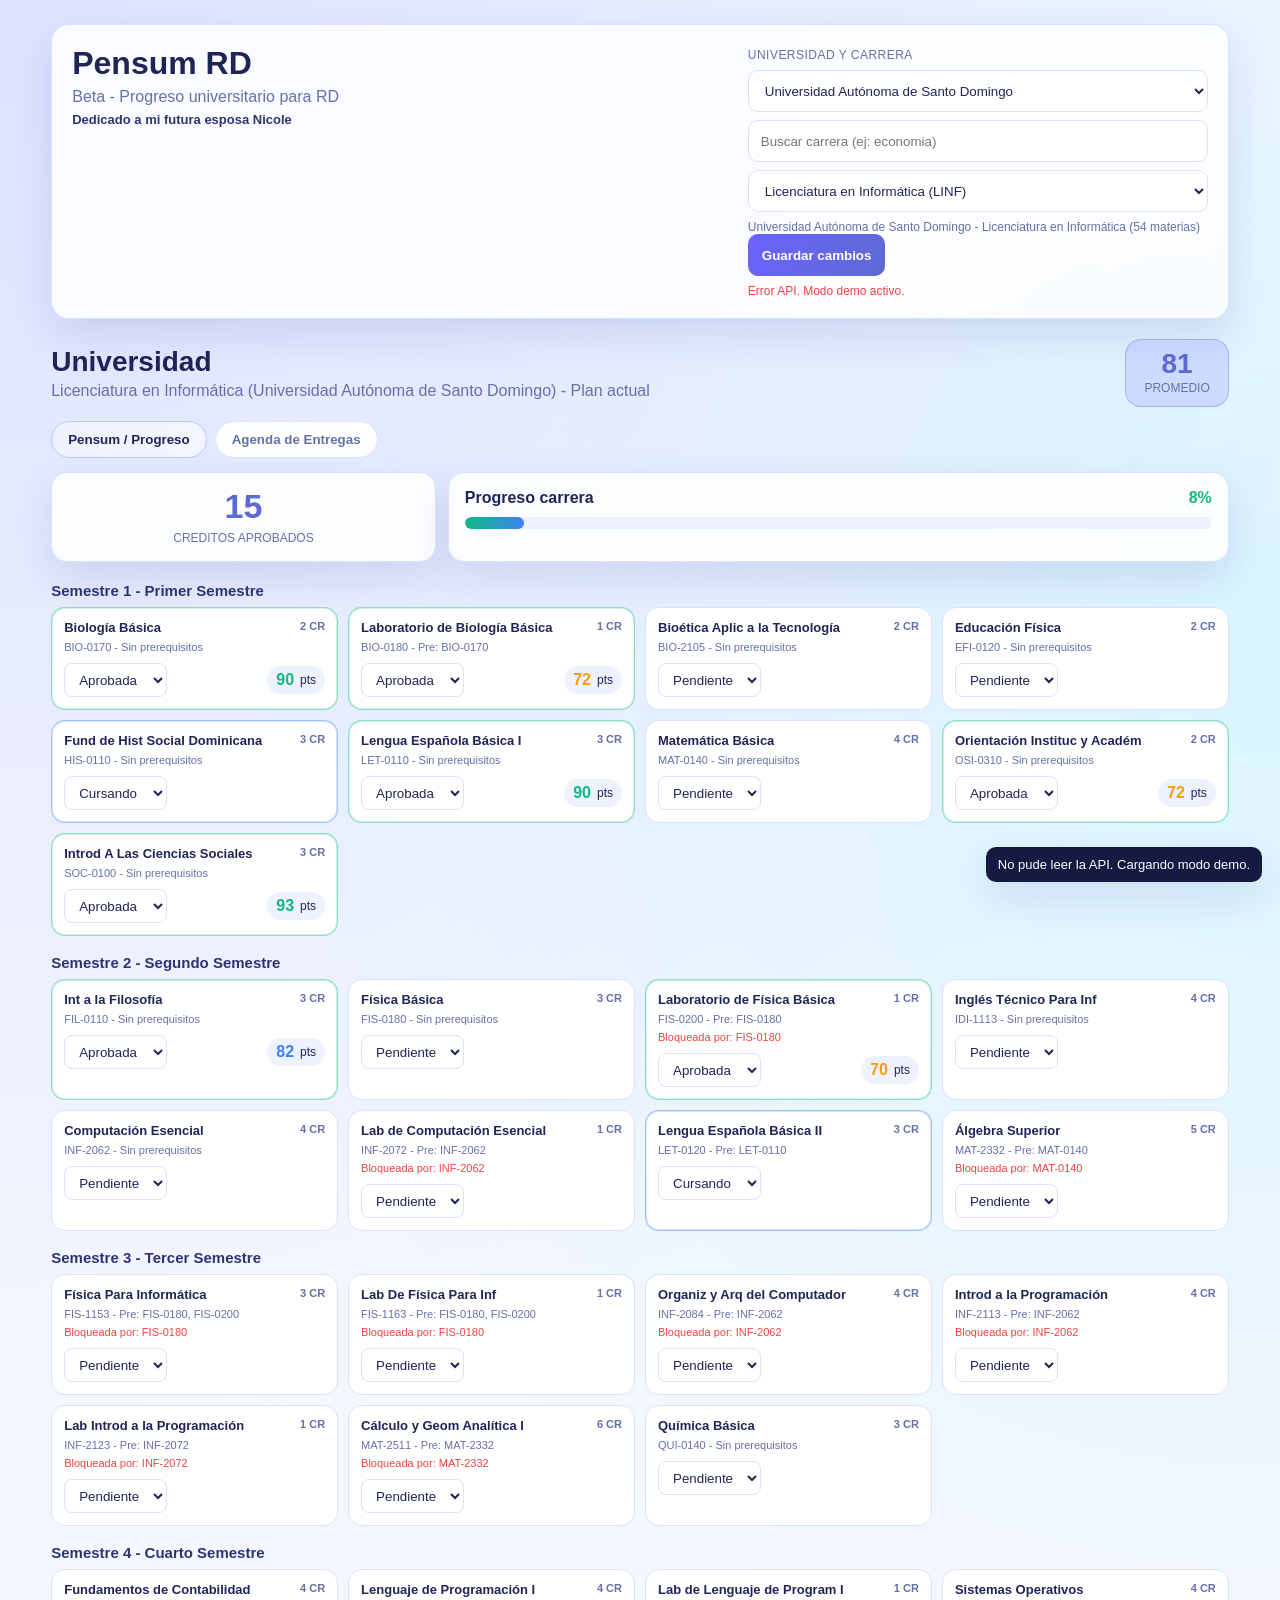
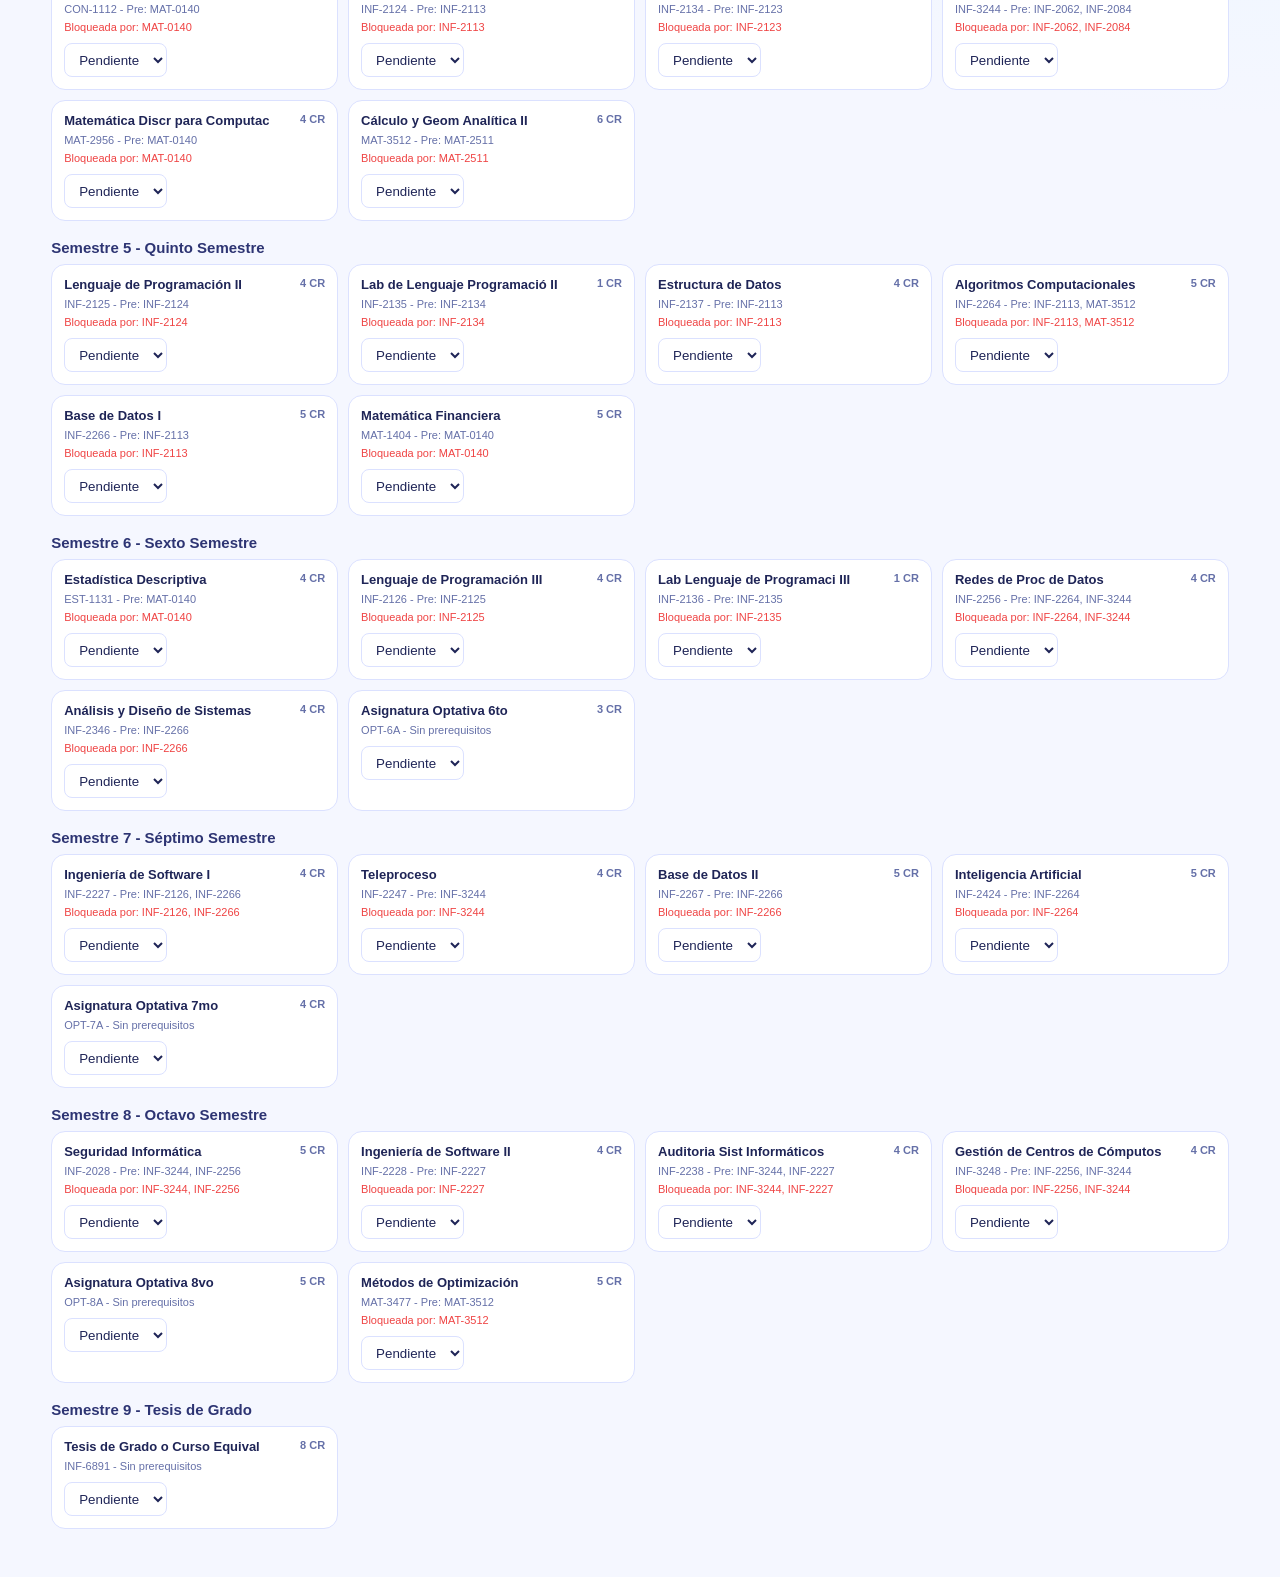
<file: index.html>
<!doctype html>
<html lang="es">
<head>
  <meta charset="utf-8">
  <meta name="viewport" content="width=device-width, initial-scale=1">
  <title>Pensum RD - Beta</title>
  <link rel="stylesheet" href="uni.css">
</head>
<body>
  <div class="app-shell">
    <header class="topbar">
      <div>
        <h1>Pensum RD</h1>
        <p class="subtitle">Beta - Progreso universitario para RD</p>
        <p class="dedication">Dedicado a mi futura esposa Nicole</p>
      </div>
      <div class="topbar-actions">
        <label for="university-select" class="field-label">Universidad y carrera</label>
        <div class="stack">
          <select id="university-select" class="select"></select>
          <input id="career-search-input" class="input" type="text" placeholder="Buscar carrera (ej: economia)" maxlength="80">
          <select id="career-select" class="select"></select>
        </div>
        <div id="career-meta" class="sync-status">Selecciona universidad y carrera</div>
        <div class="row">
          <button id="save-state-btn" class="btn-primary" type="button">Guardar cambios</button>
        </div>
        <div id="sync-status" class="sync-status">Modo demo (sin API)</div>
      </div>
    </header>

    <section class="page" id="page-uni">
      <div class="page-header">
        <div>
          <h2 class="page-title">Universidad</h2>
          <p class="page-subtitle" id="career-subtitle">Carrera no seleccionada</p>
        </div>
        <div class="score-badge">
          <span class="score-number" id="uni-gpa-val">0</span>
          <span class="score-label">Promedio</span>
        </div>
      </div>

      <div class="uni-tabs" role="tablist" aria-label="Navegacion universidad">
        <button class="uni-tab active" data-tab="pensum" type="button">Pensum / Progreso</button>
        <button class="uni-tab" data-tab="agenda" type="button">Agenda de Entregas</button>
      </div>

      <div id="uni-tab-pensum" class="uni-tab-content active">
        <div class="bento-grid">
          <div class="bento-card span-4 center">
            <div class="big-number" id="uni-cr-approved">0</div>
            <div class="mini-label">Creditos aprobados</div>
          </div>
          <div class="bento-card span-8">
            <div class="progress-head">
              <span><strong>Progreso carrera</strong></span>
              <span id="uni-progress-pct" class="ok-text">0%</span>
            </div>
            <div class="progress-track">
              <div id="uni-progress-bar" class="progress-bar"></div>
            </div>
          </div>
        </div>

        <div id="uni-semesters-container"></div>
      </div>

      <div id="uni-tab-agenda" class="uni-tab-content">
        <div class="bento-grid">
          <div class="bento-card span-12">
            <div class="agenda-head">
              <h3>Entregas y parciales</h3>
              <button class="btn-primary" id="open-uni-agenda-modal" type="button">+ Nuevo evento</button>
            </div>
            <div id="uni-agenda-list" class="activity-list"></div>
          </div>
        </div>
      </div>
    </section>
  </div>

  <div id="uni-grade-modal" class="modal-backdrop hidden" aria-hidden="true">
    <div class="modal-card">
      <h3>Registrar nota</h3>
      <p id="uni-grade-modal-subject" class="modal-subject"></p>
      <div class="grade-box">
        <input id="uni-grade-slider" type="range" min="0" max="100" step="1" value="80">
        <div id="uni-grade-display" class="grade-display">80</div>
      </div>
      <p id="uni-grade-warning" class="warning hidden">Una materia se considera aprobada desde 70 puntos.</p>
      <div class="modal-actions">
        <button id="cancel-grade-btn" class="btn-secondary" type="button">Cancelar</button>
        <button id="confirm-grade-btn" class="btn-primary" type="button">Confirmar</button>
      </div>
    </div>
  </div>

  <div id="uni-agenda-modal" class="modal-backdrop hidden" aria-hidden="true">
    <div class="modal-card">
      <h3>Nuevo evento</h3>
      <div class="form-grid">
        <label>Titulo
          <input id="uni-agenda-title" class="input" type="text" maxlength="120" placeholder="Parcial 1" />
        </label>
        <label>Fecha
          <input id="uni-agenda-date" class="input" type="date" />
        </label>
        <label>Tipo
          <select id="uni-agenda-type" class="select">
            <option value="examen">Examen</option>
            <option value="entrega">Entrega</option>
            <option value="exposicion">Exposicion</option>
          </select>
        </label>
        <label>Materia
          <select id="uni-agenda-subject" class="select"></select>
        </label>
      </div>
      <div class="modal-actions">
        <button id="cancel-agenda-btn" class="btn-secondary" type="button">Cancelar</button>
        <button id="save-agenda-btn" class="btn-primary" type="button">Guardar</button>
      </div>
    </div>
  </div>

  <div id="toast-container" class="toast-container" aria-live="polite" aria-atomic="true"></div>

  <script src="university_data.js"></script>
  <script src="config.js"></script>
  <script src="uni.js"></script>
</body>
</html>
</file>
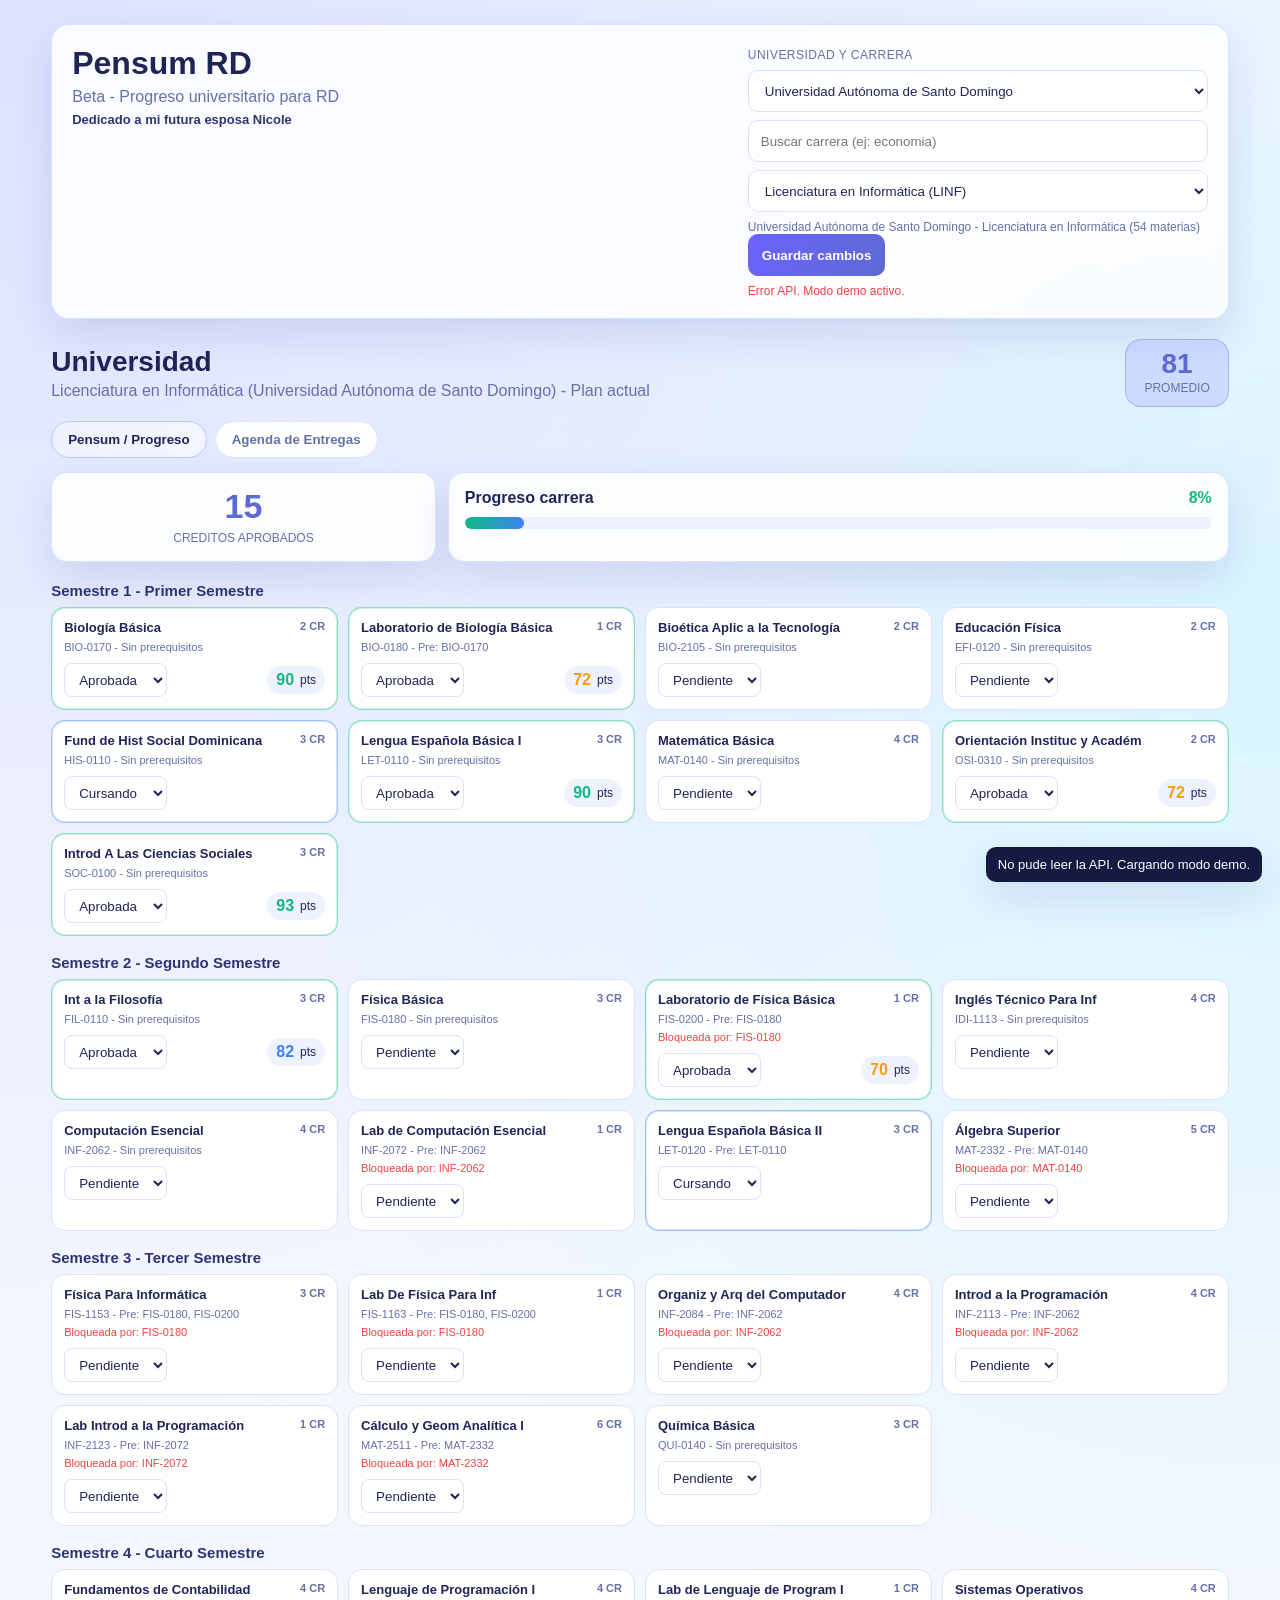
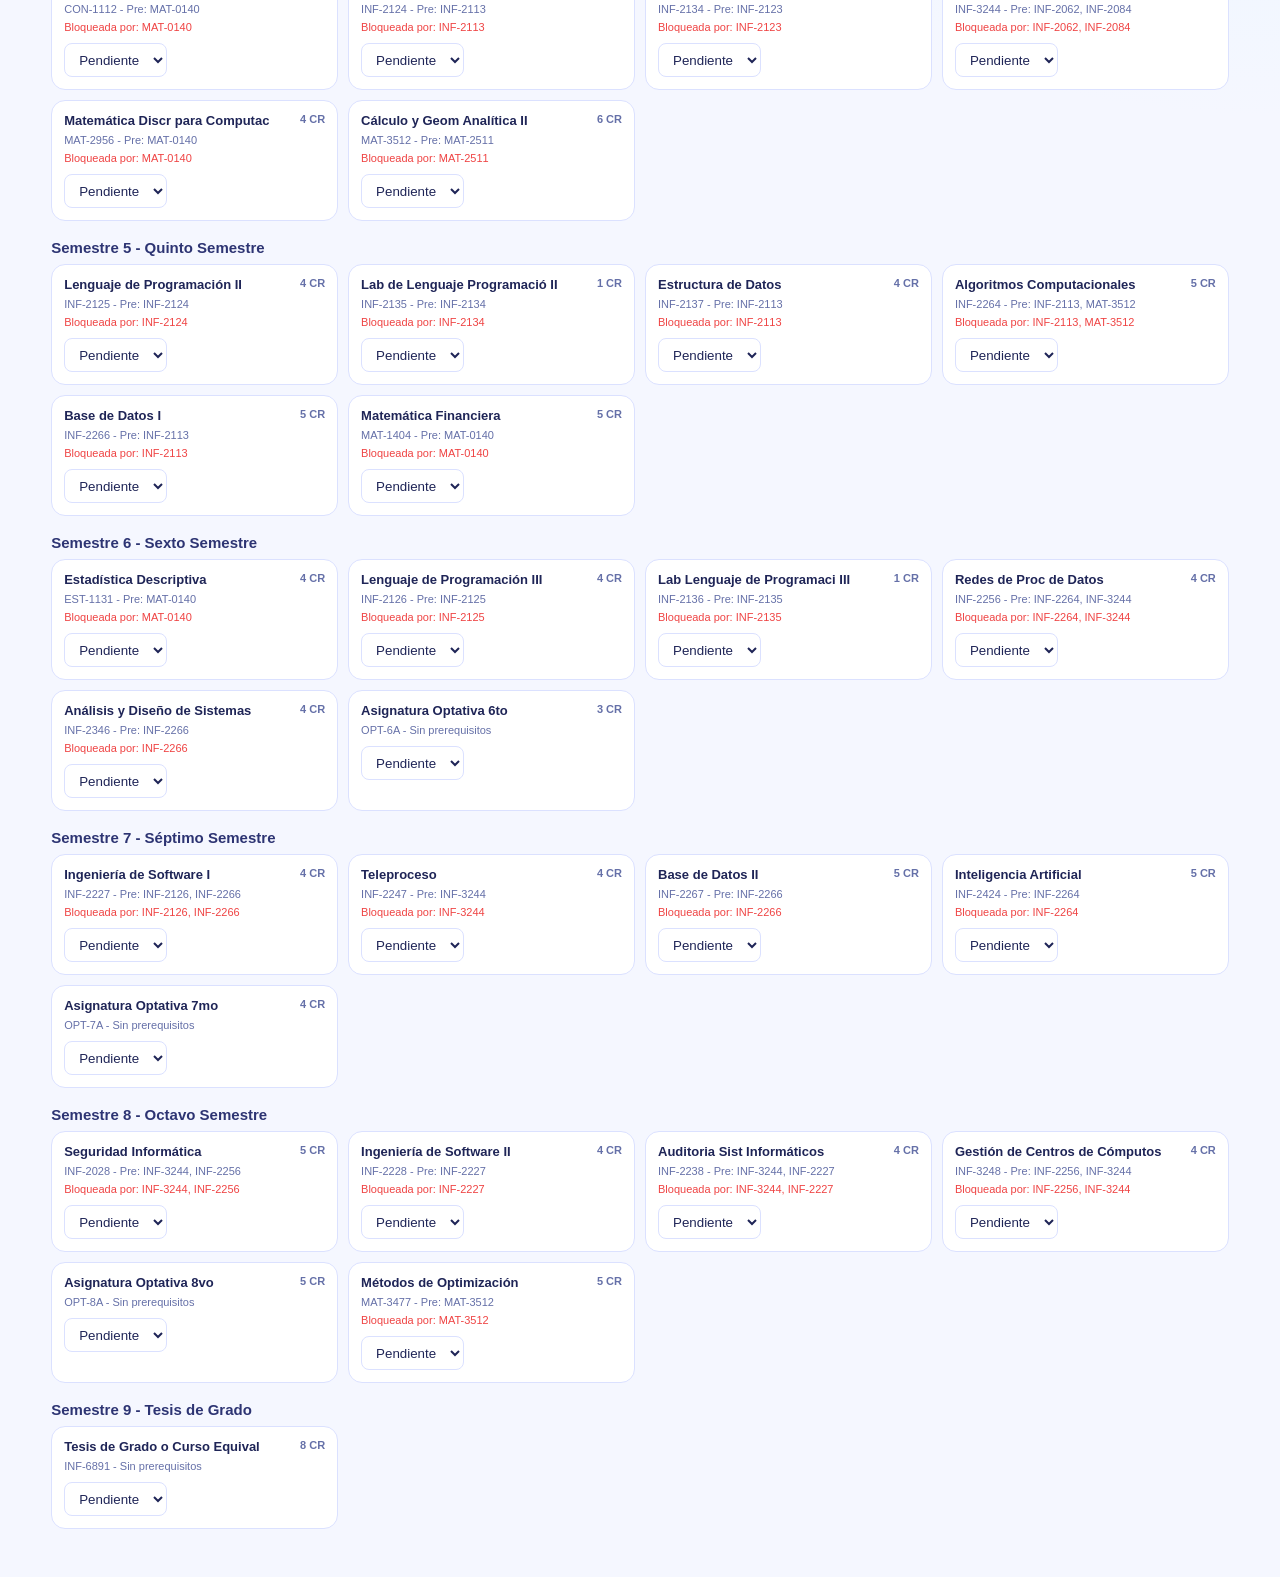
<file: uni.html>
<!doctype html>
<html lang="es">
<head>
  <meta charset="utf-8">
  <meta name="viewport" content="width=device-width, initial-scale=1">
  <title>Pensum RD - Beta</title>
  <link rel="stylesheet" href="uni.css">
</head>
<body>
  <div class="app-shell">
    <header class="topbar">
      <div>
        <h1>Pensum RD</h1>
        <p class="subtitle">Beta - Progreso universitario para RD</p>
        <p class="dedication">Dedicado a mi futura esposa Nicole</p>
      </div>
      <div class="topbar-actions">
        <label for="university-select" class="field-label">Universidad y carrera</label>
        <div class="stack">
          <select id="university-select" class="select"></select>
          <input id="career-search-input" class="input" type="text" placeholder="Buscar carrera (ej: economia)" maxlength="80">
          <select id="career-select" class="select"></select>
        </div>
        <div id="career-meta" class="sync-status">Selecciona universidad y carrera</div>
        <div class="row">
          <button id="save-state-btn" class="btn-primary" type="button">Guardar cambios</button>
        </div>
        <div id="sync-status" class="sync-status">Modo demo (sin API)</div>
      </div>
    </header>

    <section class="page" id="page-uni">
      <div class="page-header">
        <div>
          <h2 class="page-title">Universidad</h2>
          <p class="page-subtitle" id="career-subtitle">Carrera no seleccionada</p>
        </div>
        <div class="score-badge">
          <span class="score-number" id="uni-gpa-val">0</span>
          <span class="score-label">Promedio</span>
        </div>
      </div>

      <div class="uni-tabs" role="tablist" aria-label="Navegacion universidad">
        <button class="uni-tab active" data-tab="pensum" type="button">Pensum / Progreso</button>
        <button class="uni-tab" data-tab="agenda" type="button">Agenda de Entregas</button>
      </div>

      <div id="uni-tab-pensum" class="uni-tab-content active">
        <div class="bento-grid">
          <div class="bento-card span-4 center">
            <div class="big-number" id="uni-cr-approved">0</div>
            <div class="mini-label">Creditos aprobados</div>
          </div>
          <div class="bento-card span-8">
            <div class="progress-head">
              <span><strong>Progreso carrera</strong></span>
              <span id="uni-progress-pct" class="ok-text">0%</span>
            </div>
            <div class="progress-track">
              <div id="uni-progress-bar" class="progress-bar"></div>
            </div>
          </div>
        </div>

        <div id="uni-semesters-container"></div>
      </div>

      <div id="uni-tab-agenda" class="uni-tab-content">
        <div class="bento-grid">
          <div class="bento-card span-12">
            <div class="agenda-head">
              <h3>Entregas y parciales</h3>
              <button class="btn-primary" id="open-uni-agenda-modal" type="button">+ Nuevo evento</button>
            </div>
            <div id="uni-agenda-list" class="activity-list"></div>
          </div>
        </div>
      </div>
    </section>
  </div>

  <div id="uni-grade-modal" class="modal-backdrop hidden" aria-hidden="true">
    <div class="modal-card">
      <h3>Registrar nota</h3>
      <p id="uni-grade-modal-subject" class="modal-subject"></p>
      <div class="grade-box">
        <input id="uni-grade-slider" type="range" min="0" max="100" step="1" value="80">
        <div id="uni-grade-display" class="grade-display">80</div>
      </div>
      <p id="uni-grade-warning" class="warning hidden">Una materia se considera aprobada desde 70 puntos.</p>
      <div class="modal-actions">
        <button id="cancel-grade-btn" class="btn-secondary" type="button">Cancelar</button>
        <button id="confirm-grade-btn" class="btn-primary" type="button">Confirmar</button>
      </div>
    </div>
  </div>

  <div id="uni-agenda-modal" class="modal-backdrop hidden" aria-hidden="true">
    <div class="modal-card">
      <h3>Nuevo evento</h3>
      <div class="form-grid">
        <label>Titulo
          <input id="uni-agenda-title" class="input" type="text" maxlength="120" placeholder="Parcial 1" />
        </label>
        <label>Fecha
          <input id="uni-agenda-date" class="input" type="date" />
        </label>
        <label>Tipo
          <select id="uni-agenda-type" class="select">
            <option value="examen">Examen</option>
            <option value="entrega">Entrega</option>
            <option value="exposicion">Exposicion</option>
          </select>
        </label>
        <label>Materia
          <select id="uni-agenda-subject" class="select"></select>
        </label>
      </div>
      <div class="modal-actions">
        <button id="cancel-agenda-btn" class="btn-secondary" type="button">Cancelar</button>
        <button id="save-agenda-btn" class="btn-primary" type="button">Guardar</button>
      </div>
    </div>
  </div>

  <div id="toast-container" class="toast-container" aria-live="polite" aria-atomic="true"></div>

  <script src="university_data.js"></script>
  <script src="config.js"></script>
  <script src="uni.js"></script>
</body>
</html>
</file>
<file: uni.css>
:root {
  --bg: #f5f7ff;
  --card: #ffffff;
  --elevated: #eef2ff;
  --border: #dbe1ff;
  --text: #1f2557;
  --text-muted: #6570a8;
  --primary: #6c63ff;
  --primary-2: #5e6ad2;
  --ok: #10b981;
  --warn: #f59e0b;
  --danger: #ef4444;
  --shadow: 0 16px 40px rgba(32, 45, 130, 0.12);
}

* {
  box-sizing: border-box;
}

body {
  margin: 0;
  font-family: "Segoe UI", "Inter", sans-serif;
  color: var(--text);
  background:
    radial-gradient(circle at 0% 0%, #dce2ff 0, transparent 42%),
    radial-gradient(circle at 100% 20%, #d8f5ff 0, transparent 38%),
    var(--bg);
}

.app-shell {
  width: min(1200px, 92vw);
  margin: 24px auto 48px;
}

.topbar {
  display: flex;
  justify-content: space-between;
  gap: 16px;
  align-items: flex-start;
  background: rgba(255, 255, 255, 0.84);
  backdrop-filter: blur(8px);
  border: 1px solid var(--border);
  border-radius: 18px;
  padding: 20px;
  box-shadow: var(--shadow);
}

.topbar h1 {
  margin: 0;
  font-size: clamp(24px, 3vw, 32px);
  font-weight: 800;
}

.subtitle {
  margin: 6px 0 0;
  color: var(--text-muted);
}

.topbar-actions {
  min-width: min(100%, 460px);
}

.stack {
  display: grid;
  gap: 8px;
  margin-bottom: 8px;
}

.field-label {
  display: inline-block;
  margin-bottom: 8px;
  color: var(--text-muted);
  font-size: 12px;
  letter-spacing: 0.04em;
  text-transform: uppercase;
}

.row {
  display: flex;
  gap: 8px;
  flex-wrap: wrap;
}

.input,
.select {
  border: 1px solid var(--border);
  background: #fff;
  color: var(--text);
  border-radius: 10px;
  min-height: 42px;
  padding: 0 12px;
  outline: none;
  transition: border-color 0.2s, box-shadow 0.2s;
}

.input:focus,
.select:focus {
  border-color: var(--primary);
  box-shadow: 0 0 0 3px rgba(108, 99, 255, 0.14);
}

#student-id-input {
  flex: 1;
  min-width: 190px;
}

.sync-status {
  margin-top: 8px;
  font-size: 12px;
  color: var(--text-muted);
}

.btn-primary,
.btn-secondary {
  border: 0;
  min-height: 42px;
  border-radius: 10px;
  padding: 0 14px;
  font-weight: 700;
  cursor: pointer;
}

.btn-primary {
  background: linear-gradient(120deg, var(--primary), var(--primary-2));
  color: #fff;
}

.btn-secondary {
  background: var(--elevated);
  color: var(--text);
  border: 1px solid var(--border);
}

.page {
  margin-top: 20px;
}

.page-header {
  display: flex;
  justify-content: space-between;
  align-items: center;
  gap: 12px;
  margin-bottom: 14px;
}

.page-title {
  margin: 0;
  font-size: 28px;
  font-weight: 800;
}

.page-subtitle {
  margin: 4px 0 0;
  color: var(--text-muted);
}

.score-badge {
  background: rgba(108, 99, 255, 0.16);
  border: 1px solid rgba(108, 99, 255, 0.35);
  border-radius: 16px;
  padding: 10px 18px;
  text-align: center;
}

.score-number {
  display: block;
  font-size: 28px;
  font-weight: 800;
  color: #5e6ad2;
  line-height: 1;
}

.score-label {
  font-size: 12px;
  color: var(--text-muted);
  text-transform: uppercase;
}

.uni-tabs {
  display: flex;
  gap: 8px;
  margin-bottom: 14px;
}

.uni-tab {
  border: 1px solid var(--border);
  background: #fff;
  color: var(--text-muted);
  border-radius: 999px;
  padding: 10px 16px;
  font-weight: 700;
  cursor: pointer;
}

.uni-tab.active {
  background: linear-gradient(120deg, #eef2ff, #f4f7ff);
  color: var(--text);
  border-color: #bac5ff;
}

.uni-tab-content {
  display: none;
}

.uni-tab-content.active {
  display: block;
}

.bento-grid {
  display: grid;
  grid-template-columns: repeat(12, minmax(0, 1fr));
  gap: 12px;
  margin-bottom: 20px;
}

.bento-card {
  background: rgba(255, 255, 255, 0.9);
  border: 1px solid var(--border);
  border-radius: 16px;
  padding: 16px;
  box-shadow: var(--shadow);
}

.span-4 {
  grid-column: span 4;
}

.span-8 {
  grid-column: span 8;
}

.span-12 {
  grid-column: span 12;
}

.center {
  text-align: center;
}

.big-number {
  font-size: 34px;
  font-weight: 800;
  color: var(--primary-2);
  line-height: 1;
}

.mini-label {
  font-size: 12px;
  color: var(--text-muted);
  margin-top: 8px;
  text-transform: uppercase;
}

.progress-head {
  display: flex;
  justify-content: space-between;
  align-items: center;
  margin-bottom: 10px;
}

.ok-text {
  color: var(--ok);
  font-weight: 800;
}

.progress-track {
  width: 100%;
  height: 12px;
  background: var(--elevated);
  border-radius: 999px;
  overflow: hidden;
}

.progress-bar {
  height: 100%;
  width: 0;
  border-radius: 999px;
  transition: width 0.4s ease;
  background: linear-gradient(90deg, var(--ok), #3b82f6);
}

.uni-semester-block {
  margin-bottom: 18px;
}

.uni-semester-title {
  margin: 0 0 8px;
  font-size: 15px;
  font-weight: 800;
  color: #2d3473;
}

.uni-subjects-grid {
  display: grid;
  grid-template-columns: repeat(auto-fill, minmax(250px, 1fr));
  gap: 10px;
}

.uni-subject-card {
  background: #fff;
  border-radius: 14px;
  border: 1px solid var(--border);
  padding: 12px;
}

.uni-subject-card.state-passed {
  border-color: rgba(16, 185, 129, 0.48);
  box-shadow: inset 0 0 0 1px rgba(16, 185, 129, 0.2);
}

.uni-subject-card.state-current {
  border-color: rgba(59, 130, 246, 0.48);
  box-shadow: inset 0 0 0 1px rgba(59, 130, 246, 0.2);
}

.uni-subject-card.state-pending {
  border-color: var(--border);
}

.uni-subject-header {
  display: flex;
  justify-content: space-between;
  gap: 8px;
}

.uni-subject-name {
  font-size: 13px;
  font-weight: 700;
}

.uni-subject-cr {
  color: var(--text-muted);
  font-size: 11px;
  font-weight: 700;
}

.uni-subject-meta {
  margin-top: 6px;
  font-size: 11px;
  color: var(--text-muted);
}

.uni-subject-actions {
  margin-top: 10px;
  display: flex;
  justify-content: space-between;
  align-items: center;
  gap: 10px;
}

.uni-select-state {
  min-height: 34px;
  border-radius: 8px;
  border: 1px solid var(--border);
  padding: 0 10px;
  color: var(--text);
  background: #fff;
}

.grade-pill {
  display: inline-flex;
  align-items: center;
  gap: 6px;
  font-size: 12px;
  border-radius: 999px;
  padding: 5px 9px;
  background: var(--elevated);
}

.grade-value {
  font-size: 16px;
  font-weight: 800;
}

.agenda-head {
  display: flex;
  justify-content: space-between;
  align-items: center;
  gap: 10px;
  margin-bottom: 10px;
}

.agenda-head h3 {
  margin: 0;
}

.activity-list {
  display: grid;
  gap: 10px;
}

.activity-item {
  border: 1px solid var(--border);
  border-radius: 12px;
  background: #fff;
  padding: 12px;
  display: flex;
  justify-content: space-between;
  align-items: center;
  gap: 10px;
}

.activity-meta {
  display: flex;
  align-items: center;
  gap: 10px;
}

.activity-title {
  font-weight: 700;
  font-size: 14px;
}

.activity-subject {
  color: var(--text-muted);
  font-size: 12px;
}

.activity-badge {
  border-radius: 8px;
  padding: 5px 8px;
  font-size: 12px;
  font-weight: 800;
  background: var(--elevated);
}

.empty-state {
  border: 1px dashed var(--border);
  border-radius: 12px;
  background: rgba(255, 255, 255, 0.76);
  padding: 16px;
  text-align: center;
  color: var(--text-muted);
}

.icon-btn {
  border: 1px solid var(--border);
  background: #fff;
  border-radius: 8px;
  min-height: 34px;
  min-width: 34px;
  cursor: pointer;
}

.modal-backdrop {
  position: fixed;
  inset: 0;
  background: rgba(16, 22, 54, 0.5);
  display: flex;
  align-items: center;
  justify-content: center;
  z-index: 1000;
}

.hidden {
  display: none !important;
}

.modal-card {
  width: min(520px, 92vw);
  border-radius: 16px;
  border: 1px solid var(--border);
  background: #fff;
  box-shadow: var(--shadow);
  padding: 18px;
}

.modal-card h3 {
  margin-top: 0;
}

.modal-subject {
  color: var(--text-muted);
  margin-bottom: 12px;
}

.grade-box {
  display: grid;
  gap: 8px;
}

.grade-display {
  font-size: 36px;
  font-weight: 800;
  color: #3b82f6;
  text-align: center;
}

.warning {
  margin: 8px 0 0;
  color: var(--danger);
  font-size: 13px;
}

.form-grid {
  display: grid;
  grid-template-columns: repeat(2, minmax(0, 1fr));
  gap: 10px;
}

.form-grid label {
  display: grid;
  gap: 6px;
  font-size: 13px;
  font-weight: 700;
}

.modal-actions {
  margin-top: 14px;
  display: flex;
  justify-content: flex-end;
  gap: 8px;
}

.toast-container {
  position: fixed;
  right: 18px;
  bottom: 18px;
  display: grid;
  gap: 8px;
  z-index: 1200;
}

.toast {
  background: #141a42;
  color: #fff;
  border-radius: 10px;
  padding: 10px 12px;
  min-width: 220px;
  box-shadow: var(--shadow);
  font-size: 13px;
}

@media (max-width: 960px) {
  .topbar {
    flex-direction: column;
  }

  .span-4,
  .span-8,
  .span-12 {
    grid-column: span 12;
  }
}

@media (max-width: 640px) {
  .app-shell {
    width: 94vw;
    margin-top: 14px;
  }

  .form-grid {
    grid-template-columns: 1fr;
  }

  .page-header {
    flex-direction: column;
    align-items: flex-start;
  }

  .uni-tabs {
    flex-wrap: wrap;
  }

  .activity-item {
    flex-direction: column;
    align-items: flex-start;
  }
}
.dedication {
  margin: 6px 0 0;
  color: #2d3473;
  font-weight: 700;
  font-size: 13px;
}
</file>
